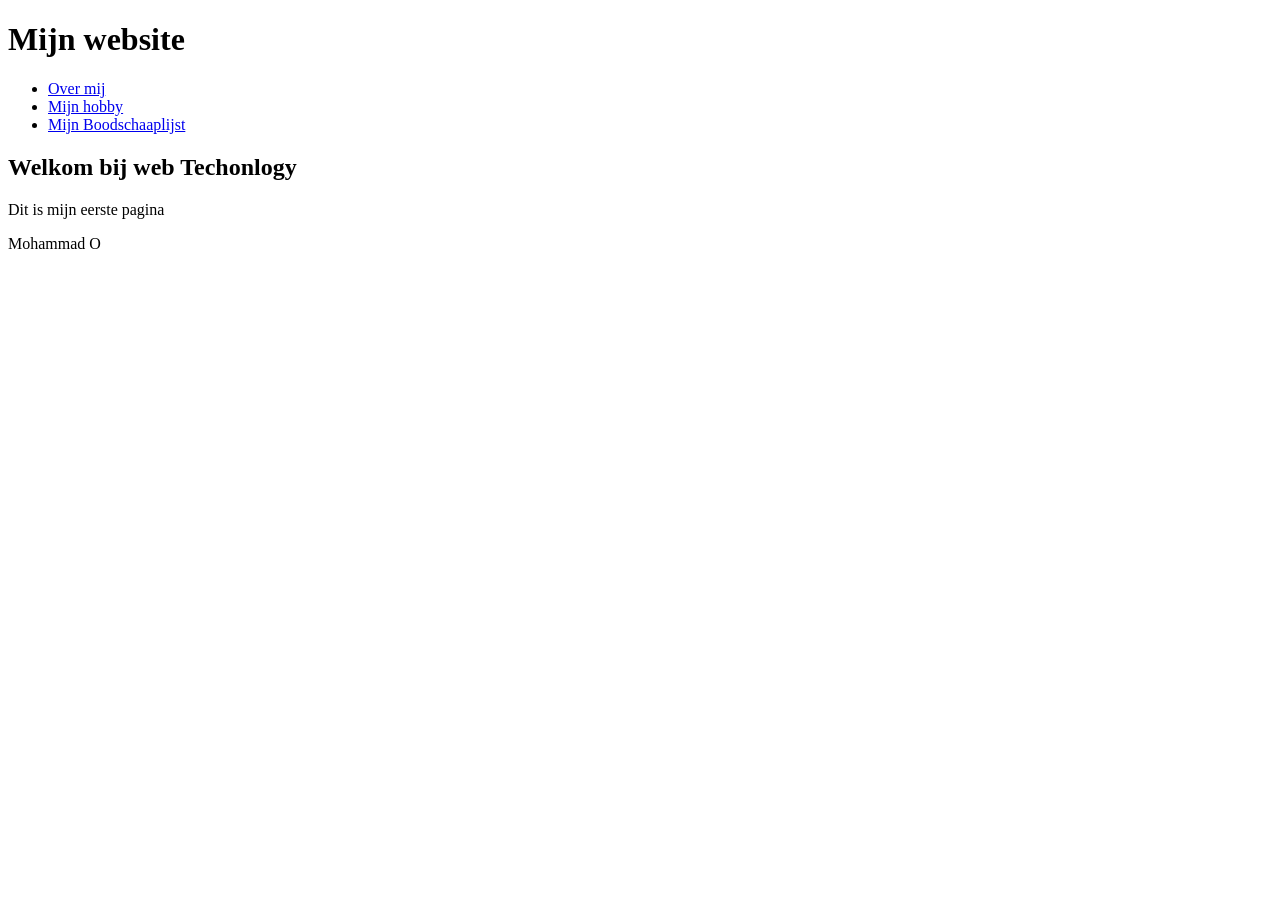
<file: labo-01/index.html>
<!DOCTYPE html>
<html lang="en">
<head>
    <meta charset="UTF-8">
    <meta name="viewport" content="width=device-width, initial-scale=1.0">
    <title>Document</title>
</head>
<body>
    <header>
        <h1>Mijn website</h1>
        <nav>
            <ul>
                <li><a href="over-mij.html">Over mij</a></li>
                <li><a href="hobby.html"> Mijn hobby</a></li>
                <li><a href="boodschappen.html">Mijn Boodschaaplijst</a></li>
            </ul>
        </nav>
    </header>
    <main>
        <h2>Welkom bij web Techonlogy</h2>
        <p>Dit is mijn eerste pagina</p>
    </main>

    <footer>
        <p>Mohammad O</p>

    </footer>
    
</body>
</html>
</file>
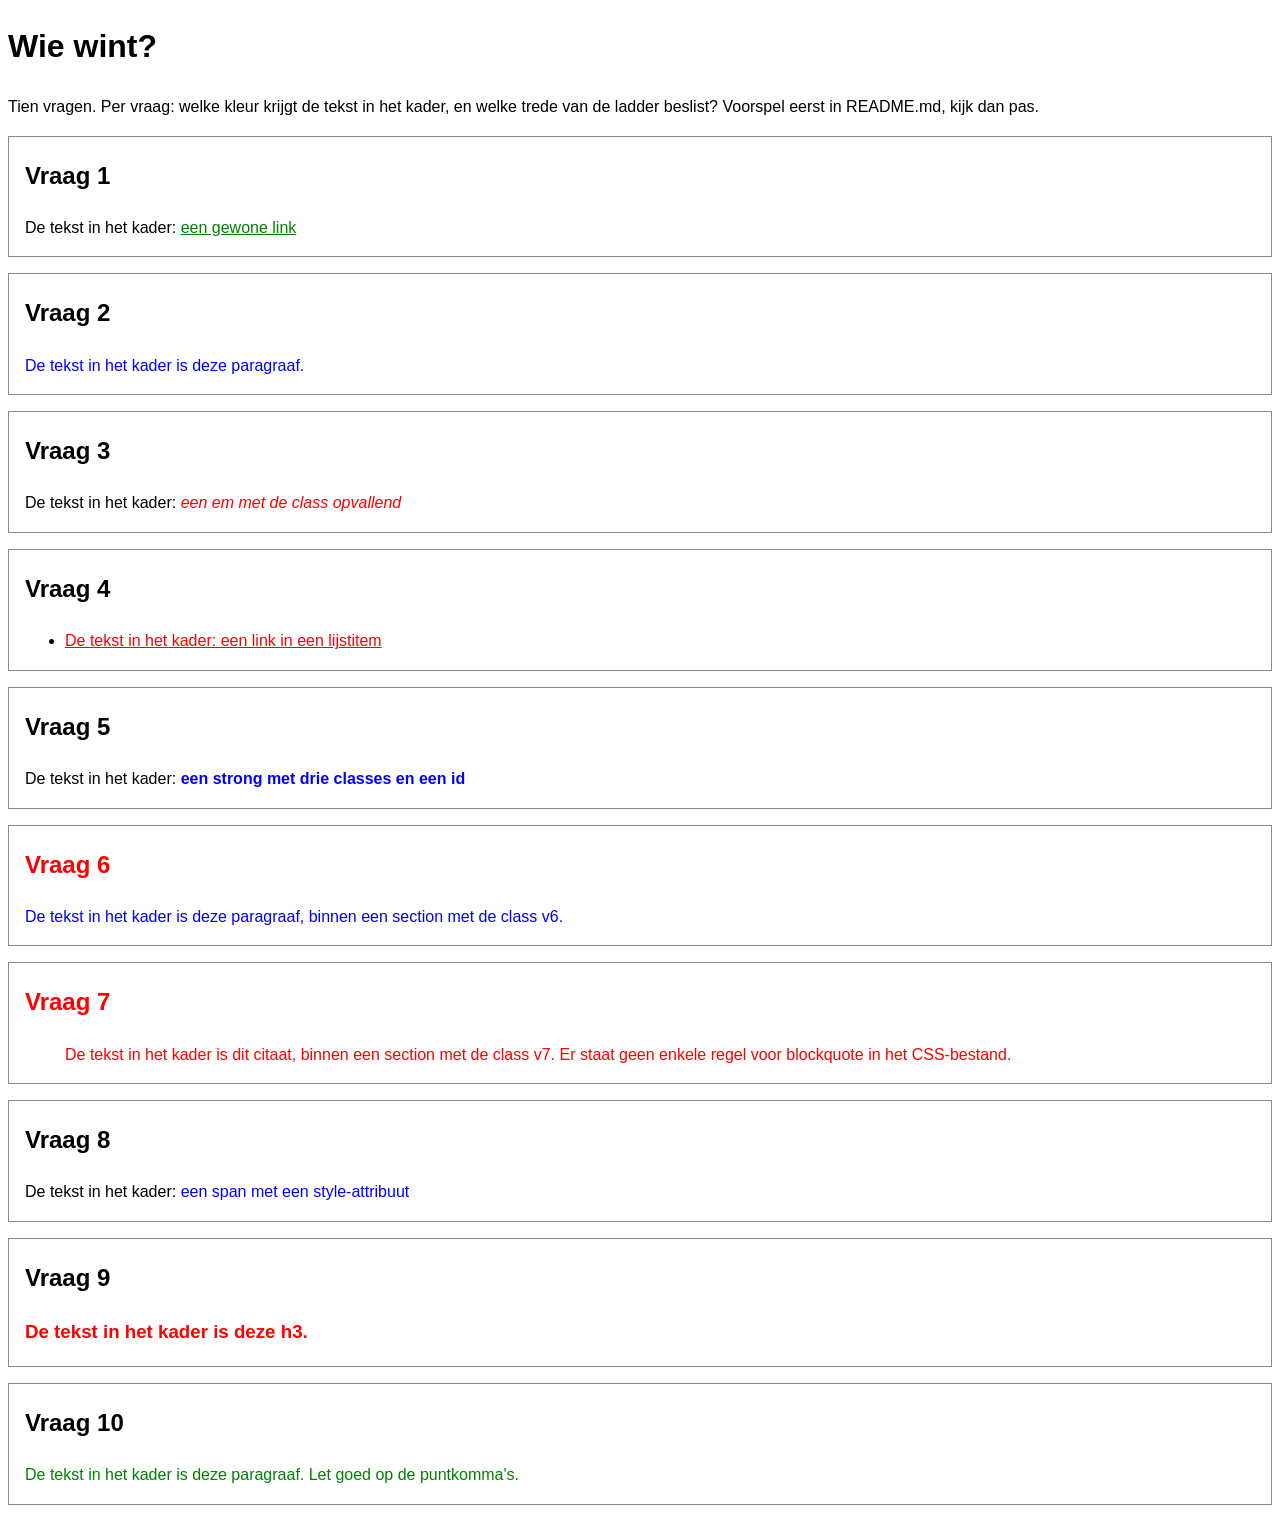
<file: labo-02/cascade/index.html>
<!-- index.html - oefening 3: voorspel, dan kijk. Wijzig dit bestand niet. -->
<!doctype html>
<html lang="nl">
  <head>
    <meta charset="utf-8">
    <meta name="viewport" content="width=device-width, initial-scale=1">
    <title>Wie wint? Tien vragen over de cascade</title>
    <link rel="stylesheet" href="css/stijl.css">
  </head>
  <body>
    <h1>Wie wint?</h1>
    <p>Tien vragen. Per vraag: welke kleur krijgt de tekst in het kader, en welke trede van de ladder beslist? Voorspel eerst in README.md, kijk dan pas.</p>

    <section class="vraag v1">
      <h2>Vraag 1</h2>
      <p>De tekst in het kader: <a href="#">een gewone link</a></p>
    </section>

    <section class="vraag v2">
      <h2>Vraag 2</h2>
      <p class="v2-tekst">De tekst in het kader is deze paragraaf.</p>
    </section>

    <section class="vraag v3">
      <h2>Vraag 3</h2>
      <p>De tekst in het kader: <em class="opvallend">een em met de class opvallend</em></p>
    </section>

    <section class="vraag v4">
      <h2>Vraag 4</h2>
      <ul>
        <li><a href="#">De tekst in het kader: een link in een lijstitem</a></li>
      </ul>
    </section>

    <section class="vraag v5">
      <h2>Vraag 5</h2>
      <p>De tekst in het kader: <strong class="een twee drie" id="v5-tekst">een strong met drie classes en een id</strong></p>
    </section>

    <section class="vraag v6">
      <h2>Vraag 6</h2>
      <p class="v6-tekst">De tekst in het kader is deze paragraaf, binnen een section met de class v6.</p>
    </section>

    <section class="vraag v7">
      <h2>Vraag 7</h2>
      <blockquote>De tekst in het kader is dit citaat, binnen een section met de class v7. Er staat geen enkele regel voor blockquote in het CSS-bestand.</blockquote>
    </section>

    <section class="vraag v8">
      <h2>Vraag 8</h2>
      <p>De tekst in het kader: <span class="v8-tekst" style="color: blue">een span met een style-attribuut</span></p>
    </section>

    <section class="vraag v9">
      <h2>Vraag 9</h2>
      <h3 class="v9-tekst">De tekst in het kader is deze h3.</h3>
    </section>

    <section class="vraag v10">
      <h2>Vraag 10</h2>
      <p class="v10-tekst">De tekst in het kader is deze paragraaf. Let goed op de puntkomma's.</p>
    </section>
  </body>
</html>
</file>
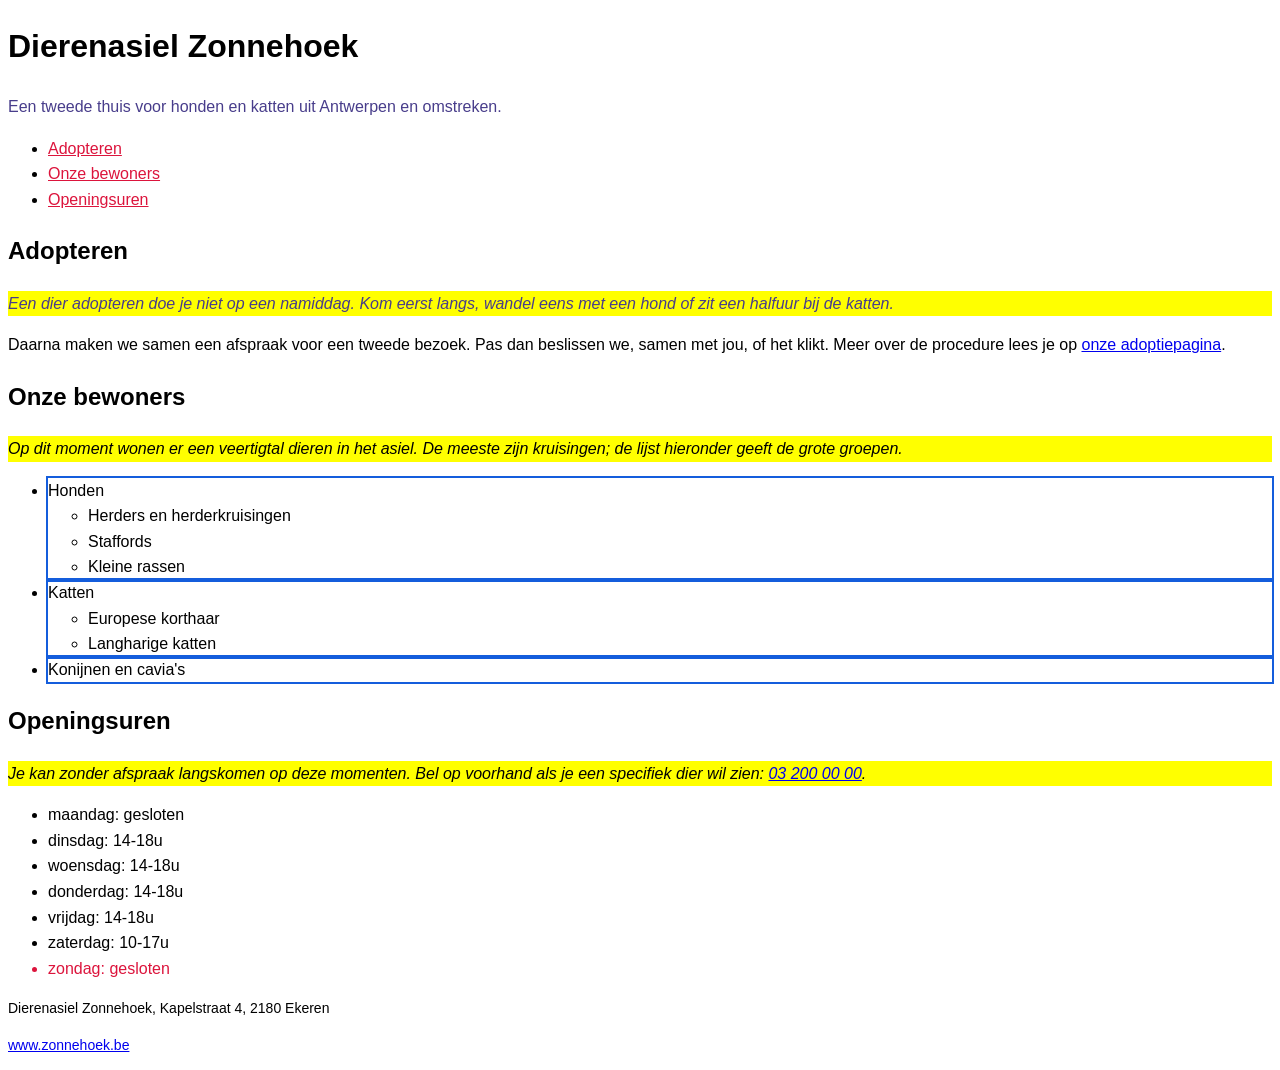
<file: labo-02/selectors/index.html>
<!-- index.html - oefening 2: selectors. Wijzig dit bestand niet; alles wat je nodig hebt, staat erin. -->
<!doctype html>
<html lang="nl">
  <head>
    <meta charset="utf-8">
    <meta name="viewport" content="width=device-width, initial-scale=1">
    <title>Dierenasiel Zonnehoek</title>
    <link rel="stylesheet" href="css/stijl.css">
  </head>

  <body>
    
    <header>
      <h1>Dierenasiel Zonnehoek</h1>
      <p class="slogan">Een tweede thuis voor honden en katten uit Antwerpen en omstreken.</p>
      <nav>
        <ul>
          <li><a href="#adopteren">Adopteren</a></li>
          <li><a href="#rassen">Onze bewoners</a></li>
          <li><a href="#uren">Openingsuren</a></li>
        </ul>
      </nav>
    </header>

    <main>
      <article>
        <h2 id="adopteren">Adopteren</h2>
        <p class="intro">Een dier adopteren doe je niet op een namiddag. Kom eerst langs, wandel eens met een hond of zit een halfuur bij de katten.</p>
        <p>Daarna maken we samen een afspraak voor een tweede bezoek. Pas dan beslissen we, samen met jou, of het klikt. Meer over de procedure lees je op <a href="https://www.zonnehoek.be/adoptie">onze adoptiepagina</a>.</p>

        <h2 id="rassen">Onze bewoners</h2>
        <p>Op dit moment wonen er een veertigtal dieren in het asiel. De meeste zijn kruisingen; de lijst hieronder geeft de grote groepen.</p>
        <ul class="rassen">
          <li>Honden
            <ul>
              <li>Herders en herderkruisingen</li>
              <li>Staffords</li>
              <li>Kleine rassen</li>
            </ul>
          </li>
          <li>Katten
            <ul>
              <li>Europese korthaar</li>
              <li>Langharige katten</li>
            </ul>
          </li>
          <li>Konijnen en cavia's</li>
        </ul>

        <h2 id="uren">Openingsuren</h2>
        <p>Je kan zonder afspraak langskomen op deze momenten. Bel op voorhand als je een specifiek dier wil zien: <a href="tel:+3232000000">03 200 00 00</a>.</p>
        <ul class="uren">
          <li>maandag: gesloten</li>
          <li>dinsdag: 14-18u</li>
          <li>woensdag: 14-18u</li>
          <li>donderdag: 14-18u</li>
          <li>vrijdag: 14-18u</li>
          <li>zaterdag: 10-17u</li>
          <li>zondag: gesloten</li>
        </ul>
      </article>
    </main>

    <footer>
      <p>Dierenasiel Zonnehoek, Kapelstraat 4, 2180 Ekeren</p>
      <p><a href="https://www.zonnehoek.be">www.zonnehoek.be</a></p>
    </footer>
  </body>
</html>
</file>
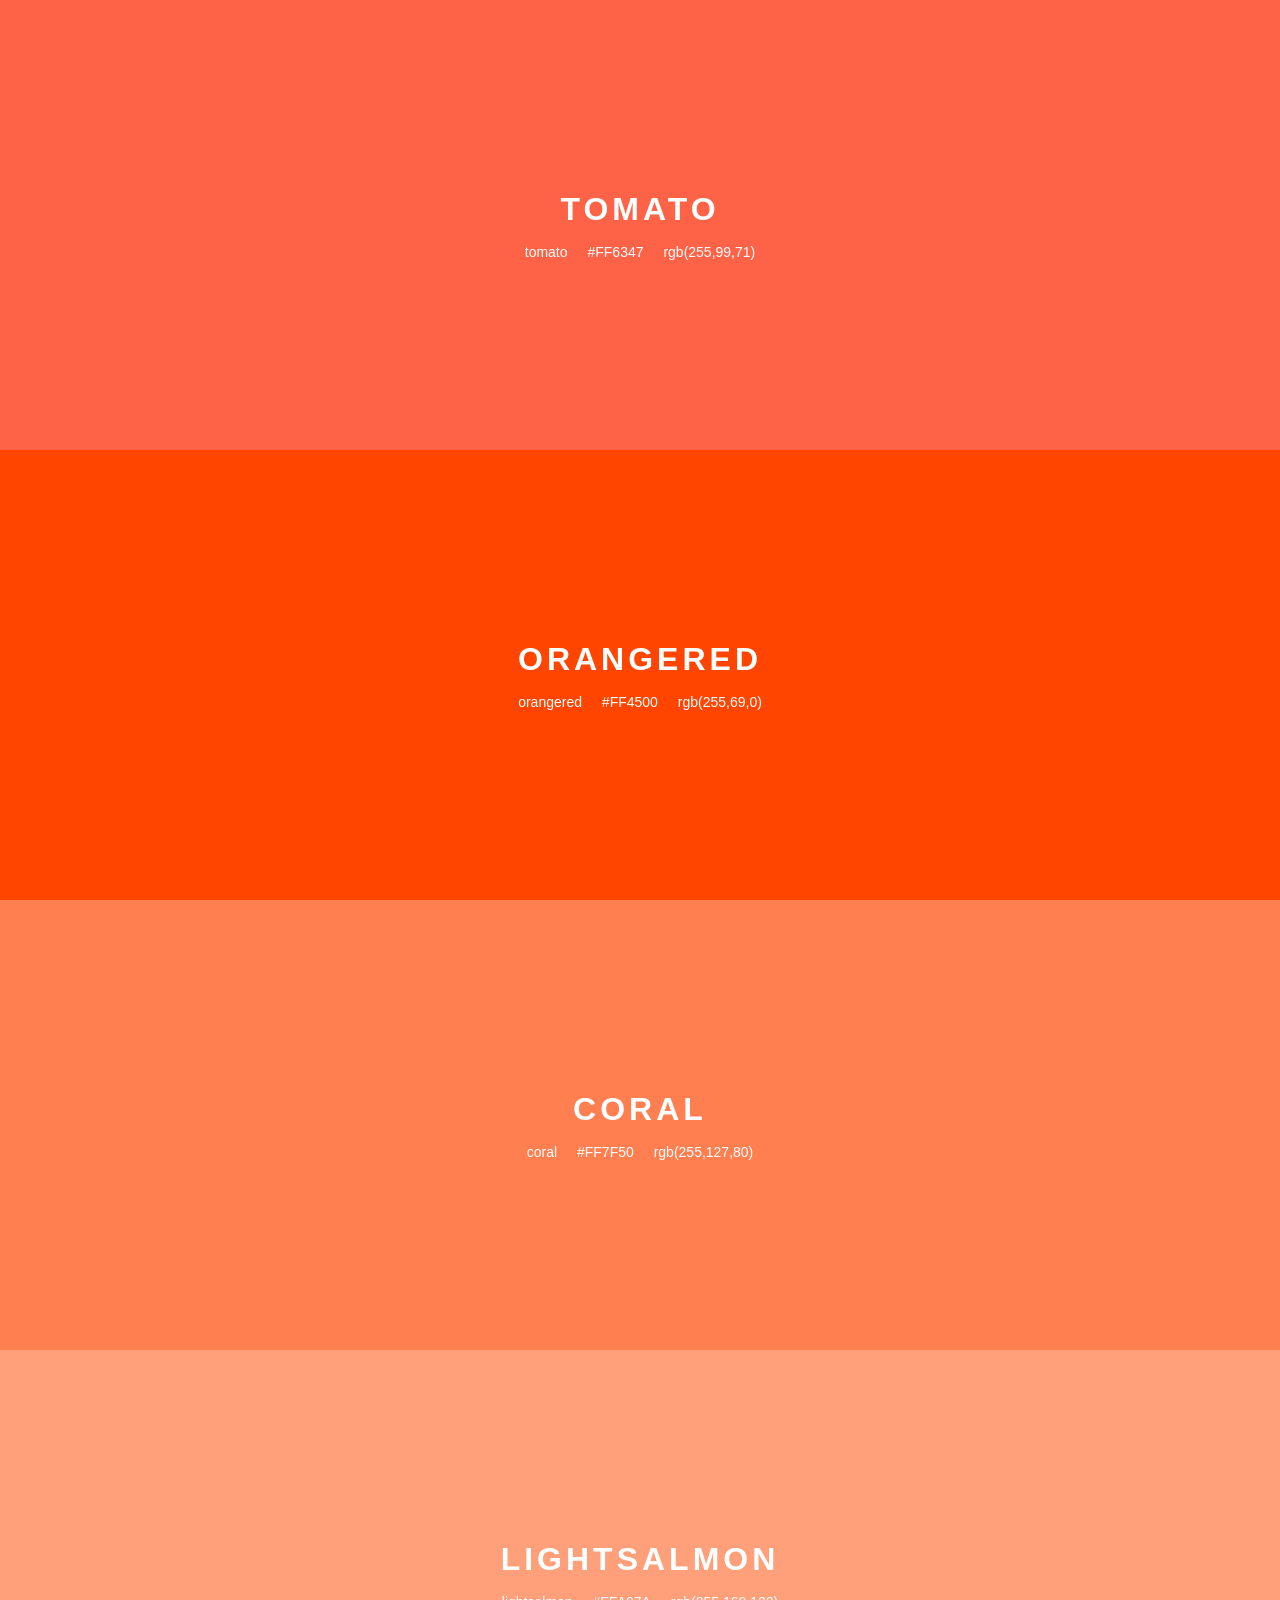
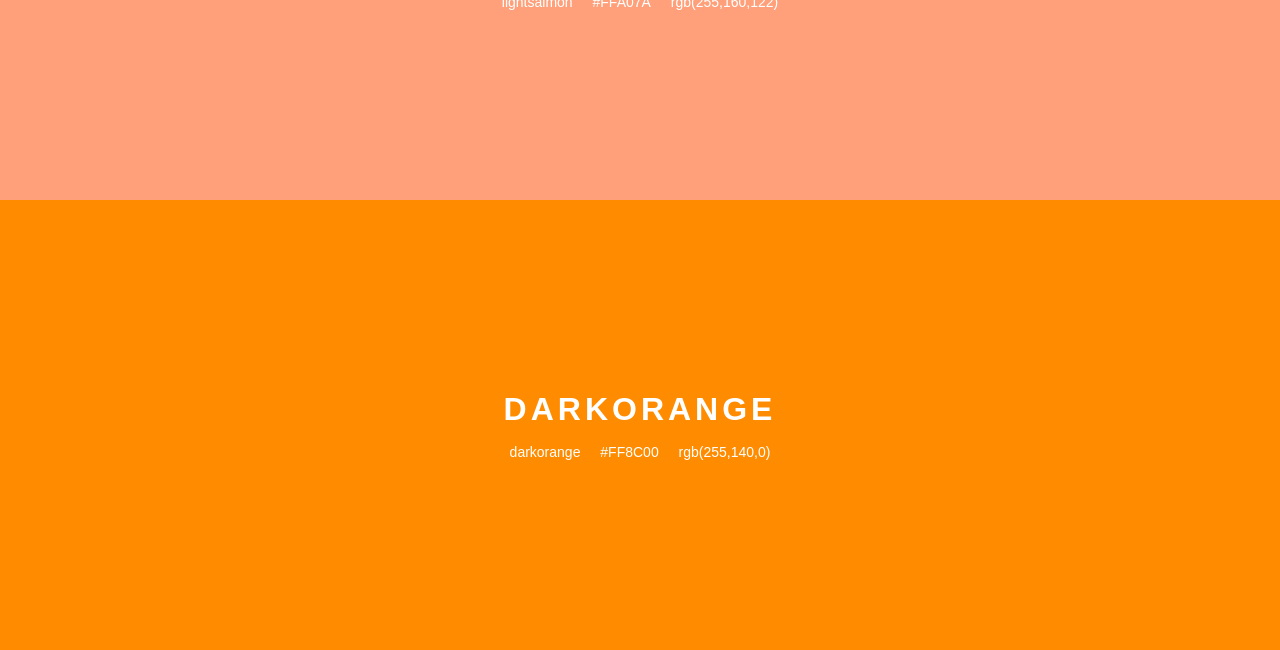
<file: labo-03/kleuren/index.html>
<!doctype html>
<html lang="en">
<head>
  <meta charset="utf-8">
  <meta name="viewport" content="width=device-width, initial-scale=1">
  <title>Labo 3 - Kleurenstalen</title>
  <link rel="stylesheet" href="css/reset.css">
  <link rel="stylesheet" href="css/stijl.css">
</head>
<body>
  <!-- Do not change this file. Write your CSS in css/stijl.css. -->
  <ul>
    <li class="tomato">
      <h2>TOMATO</h2>
      <p class="codes"><span>tomato</span> <span>#FF6347</span> <span>rgb(255,99,71)</span></p>
    </li>
    <li class="orangered">
      <h2>ORANGERED</h2>
      <p class="codes"><span>orangered</span> <span>#FF4500</span> <span>rgb(255,69,0)</span></p>
    </li>
    <li class="coral">
      <h2>CORAL</h2>
      <p class="codes"><span>coral</span> <span>#FF7F50</span> <span>rgb(255,127,80)</span></p>
    </li>
    <li class="lightsalmon">
      <h2>LIGHTSALMON</h2>
      <p class="codes"><span>lightsalmon</span> <span>#FFA07A</span> <span>rgb(255,160,122)</span></p>
    </li>
    <li class="darkorange">
      <h2>DARKORANGE</h2>
      <p class="codes"><span>darkorange</span> <span>#FF8C00</span> <span>rgb(255,140,0)</span></p>
    </li>
  </ul>
</body>
</html>
</file>
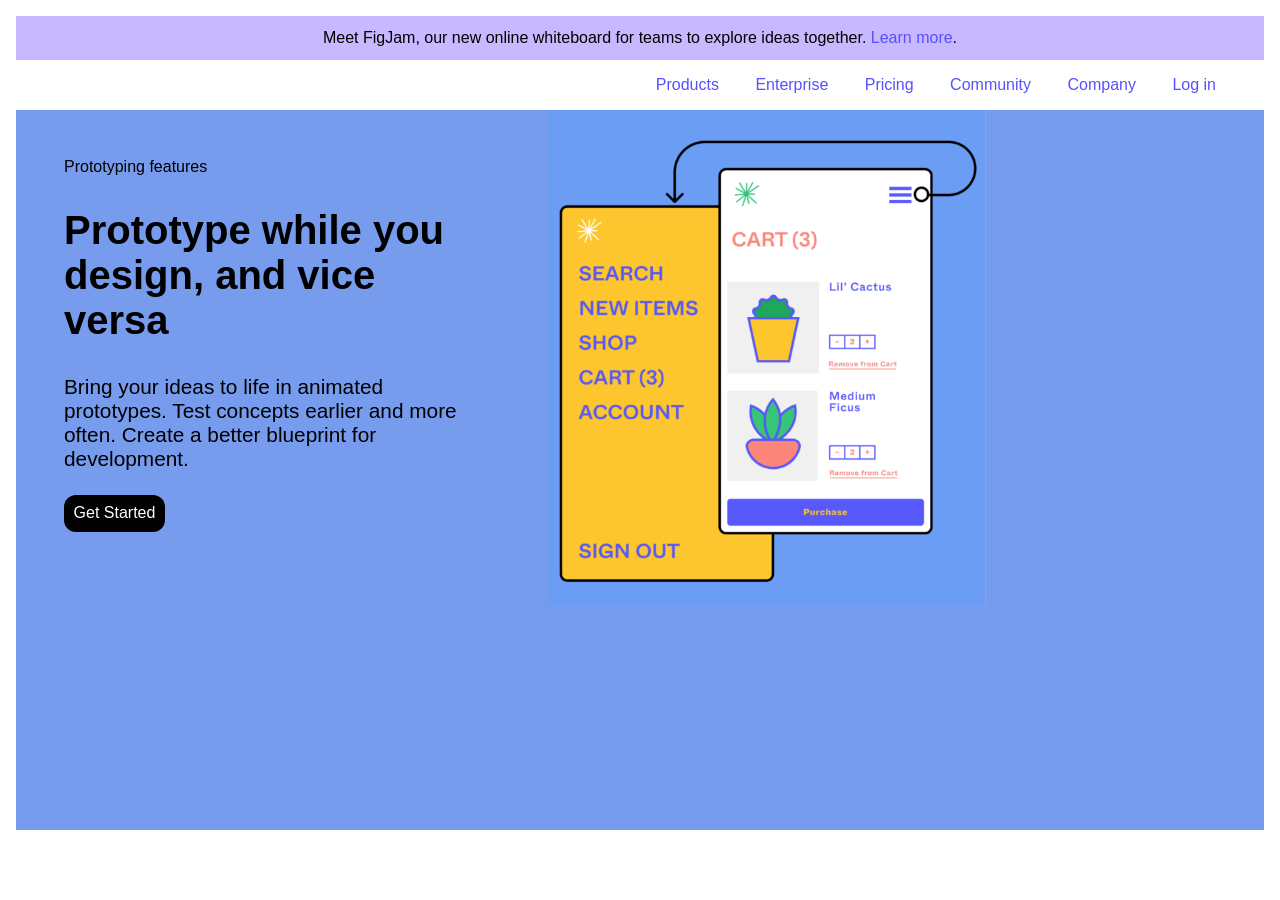
<file: labo-03/landing/index.html>
<!doctype html>
<html lang="en">
<head>
  <meta charset="utf-8">
  <meta name="viewport" content="width=device-width, initial-scale=1">
  <title>Labo 3 - Landingspagina</title>
  <link rel="stylesheet" href="css/reset.css">
  <link rel="stylesheet" href="css/stijl.css">
</head>
<body>
  <!-- Do not change this file. Write your CSS in css/stijl.css.
       Not visible in the screenshot: on :hover and :focus the links in the
       banner and in the navigation get an underline, and the button turns
       dark grey (#333333) instead of black. -->
  <div class="banner">
    <p>Meet FigJam, our new online whiteboard for teams to explore ideas together. <a href="#">Learn more</a>.</p>
  </div>
  <header>
    <nav>
      <ul>
        <li><a href="#">Products</a></li>
        <li><a href="#">Enterprise</a></li>
        <li><a href="#">Pricing</a></li>
        <li><a href="#">Community</a></li>
        <li><a href="#">Company</a></li>
        <li><a href="#">Log in</a></li>
      </ul>
    </nav>
  </header>
  <main>
    <article>
      <p class="bovenkop">Prototyping features</p>
      <h1>Prototype while you design, and vice versa</h1>
      <p>Bring your ideas to life in animated prototypes. Test concepts earlier and more often. Create a better blueprint for development.</p>
      <a href="#" class="knop">Get Started</a>
    </article><!-- no whitespace between these two tags: see syllabus 3.7 --><div class="afbeelding">
      <img src="afbeeldingen/prototype.png" alt="Prototype of a plant shop: a yellow menu panel next to a white cart screen">
    </div>
  </main>
</body>
</html>
</file>
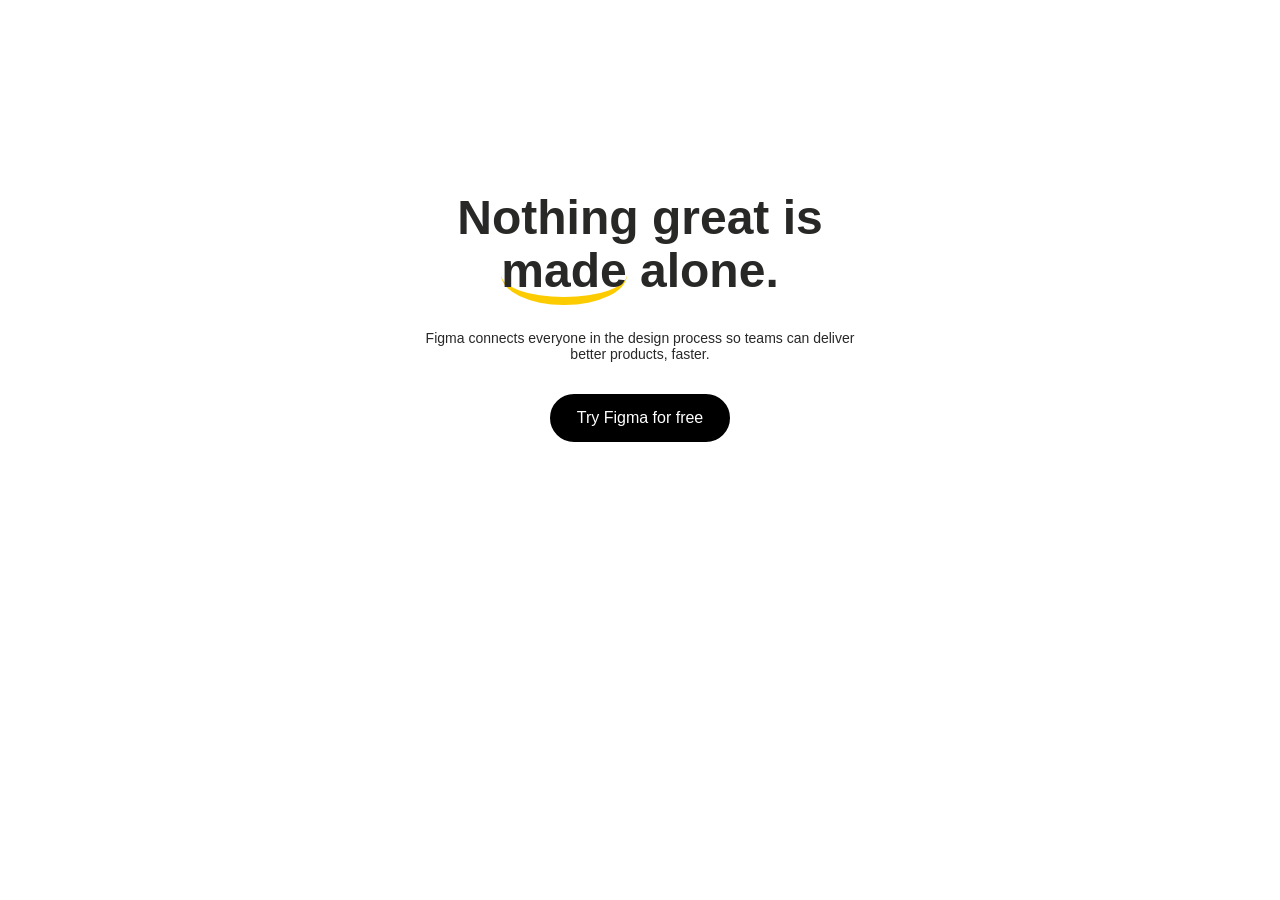
<file: labo-03/slogan/index.html>
<!doctype html>
<html lang="en">
<head>
  <meta charset="utf-8">
  <meta name="viewport" content="width=device-width, initial-scale=1">
  <title>Labo 3 - Slogan</title>
  <link rel="stylesheet" href="css/reset.css">
  <link rel="stylesheet" href="css/stijl.css">
</head>
<body>
  <!-- Do not change this file. Write your CSS in css/stijl.css.
       Not visible in the screenshot: on :hover and :focus the button turns
       dark grey (#333333) instead of black. -->
  <h2>Nothing great is <span>made</span> alone.</h2>
  <p>Figma connects everyone in the design process so teams can deliver better products, faster.</p>
  <a href="https://www.figma.com">Try Figma for free</a>
</body>
</html>
</file>
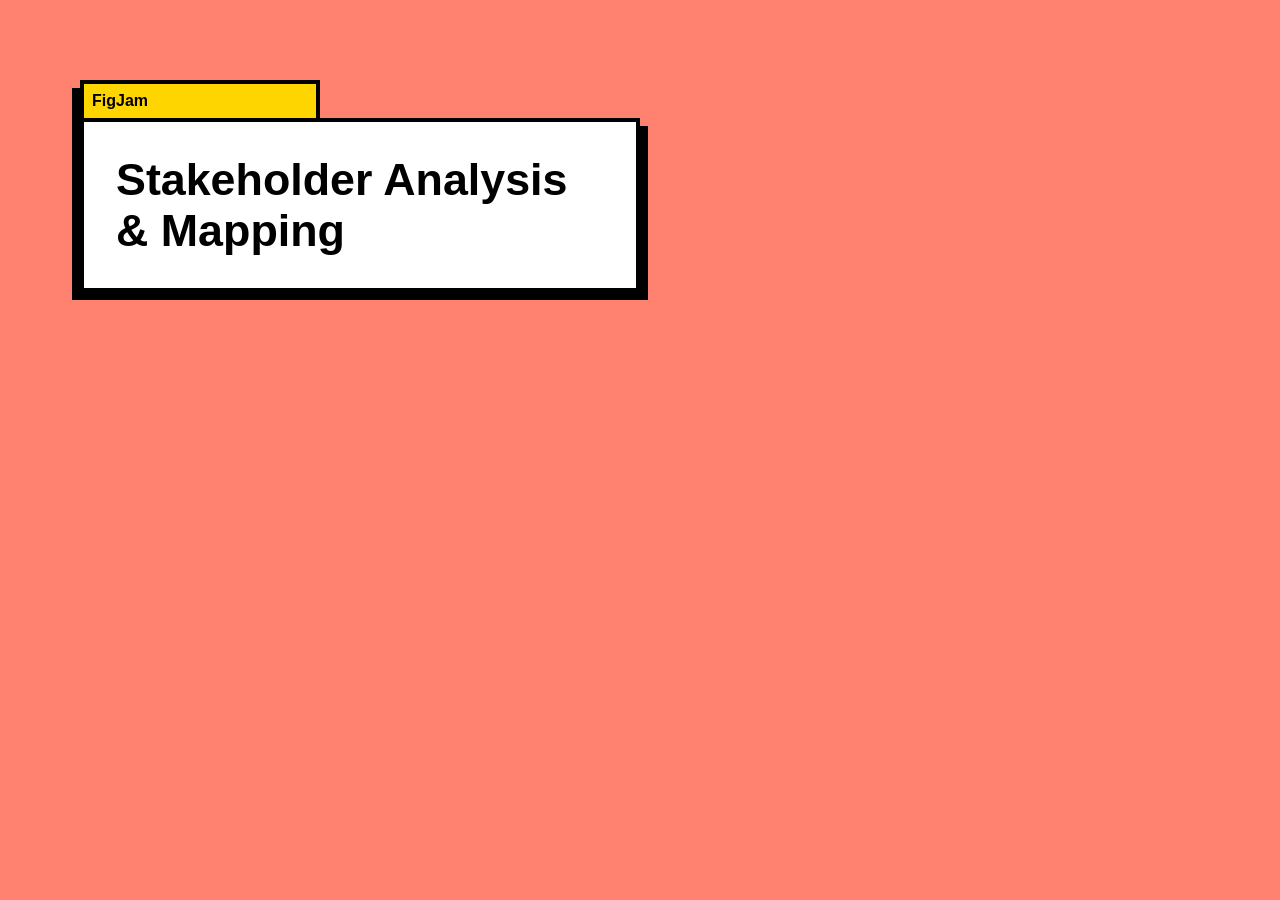
<file: labo-03/tabblad/index.html>
<!doctype html>
<html lang="en">
<head>
  <meta charset="utf-8">
  <meta name="viewport" content="width=device-width, initial-scale=1">
  <title>Labo 3 - Tabblad</title>
  <link rel="stylesheet" href="css/reset.css">
  <link rel="stylesheet" href="css/stijl.css">
</head>
<body>
  <!-- Do not change this file. Write your CSS in css/stijl.css. -->
  <h1>FigJam</h1>
  <h2>Stakeholder Analysis &amp; Mapping</h2>
</body>
</html>
</file>
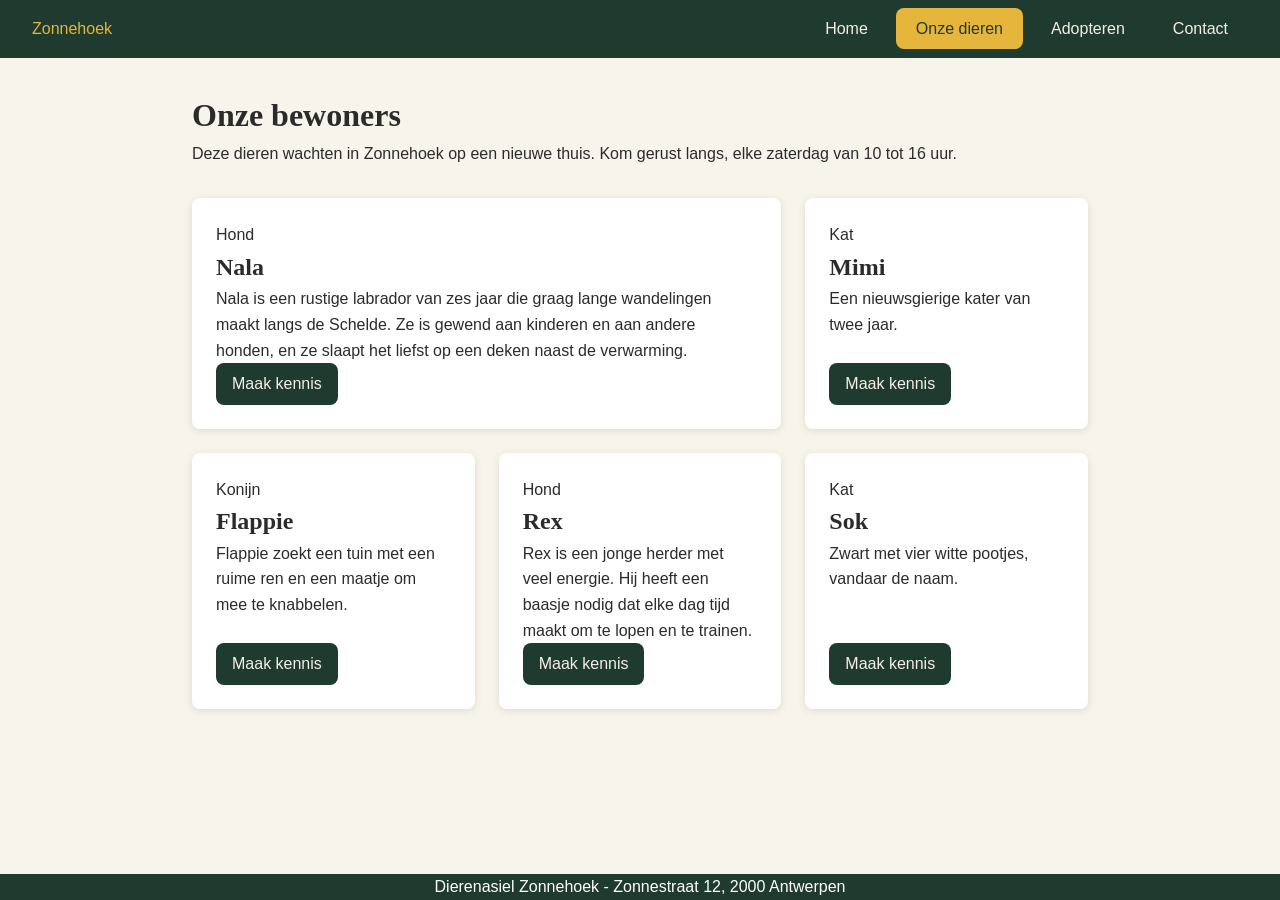
<file: labo-04/dierenasiel/index.html>
<!doctype html>
<html lang="nl">
<head>
  <meta charset="utf-8">
  <meta name="viewport" content="width=device-width, initial-scale=1">
  <title>Labo 4 - Dierenasiel Zonnehoek</title>
  <link rel="stylesheet" href="css/reset.css">
  <link rel="stylesheet" href="css/stijl.css">
</head>
<body>
  <!-- Do not change this file. Write your CSS in css/stijl.css.
       Not visible in the screenshot: on :hover and :focus the links in the
       navigation get an underline, and a button turns dark (#2b2b2b). -->
  <header>
    <a class="logo" href="index.html">Zonnehoek</a>
    <nav>
      <ul>
        <li><a href="index.html">Home</a></li>
        <li><a href="dieren.html" class="actief">Onze dieren</a></li>
        <li><a href="adopteren.html">Adopteren</a></li>
        <li><a href="contact.html">Contact</a></li>
      </ul>
    </nav>
  </header>
  
  <main>
    <h1>Onze bewoners</h1>
    <p class="intro">Deze dieren wachten in Zonnehoek op een nieuwe thuis. Kom gerust langs, elke zaterdag van 10 tot 16 uur.</p>
    <ul class="kaarten">
      <li class="kaart uitgelicht">
        <p class="soort">Hond</p>
        <h2>Nala</h2>
        <p class="beschrijving">Nala is een rustige labrador van zes jaar die graag lange wandelingen maakt langs de Schelde. Ze is gewend aan kinderen en aan andere honden, en ze slaapt het liefst op een deken naast de verwarming.</p>
        <a class="knop" href="#">Maak kennis</a>
      </li>
      <li class="kaart">
        <p class="soort">Kat</p>
        <h2>Mimi</h2>
        <p class="beschrijving">Een nieuwsgierige kater van twee jaar.</p>
        <a class="knop" href="#">Maak kennis</a>
      </li>
      <li class="kaart">
        <p class="soort">Konijn</p>
        <h2>Flappie</h2>
        <p class="beschrijving">Flappie zoekt een tuin met een ruime ren en een maatje om mee te knabbelen.</p>
        <a class="knop" href="#">Maak kennis</a>
      </li>
      <li class="kaart">
        <p class="soort">Hond</p>
        <h2>Rex</h2>
        <p class="beschrijving">Rex is een jonge herder met veel energie. Hij heeft een baasje nodig dat elke dag tijd maakt om te lopen en te trainen.</p>
        <a class="knop" href="#">Maak kennis</a>
      </li>
      <li class="kaart">
        <p class="soort">Kat</p>
        <h2>Sok</h2>
        <p class="beschrijving">Zwart met vier witte pootjes, vandaar de naam.</p>
        <a class="knop" href="#">Maak kennis</a>
      </li>
    </ul>
  </main>
  <footer>
    <p>Dierenasiel Zonnehoek - Zonnestraat 12, 2000 Antwerpen</p>
  </footer>
</body>
</html>
</file>
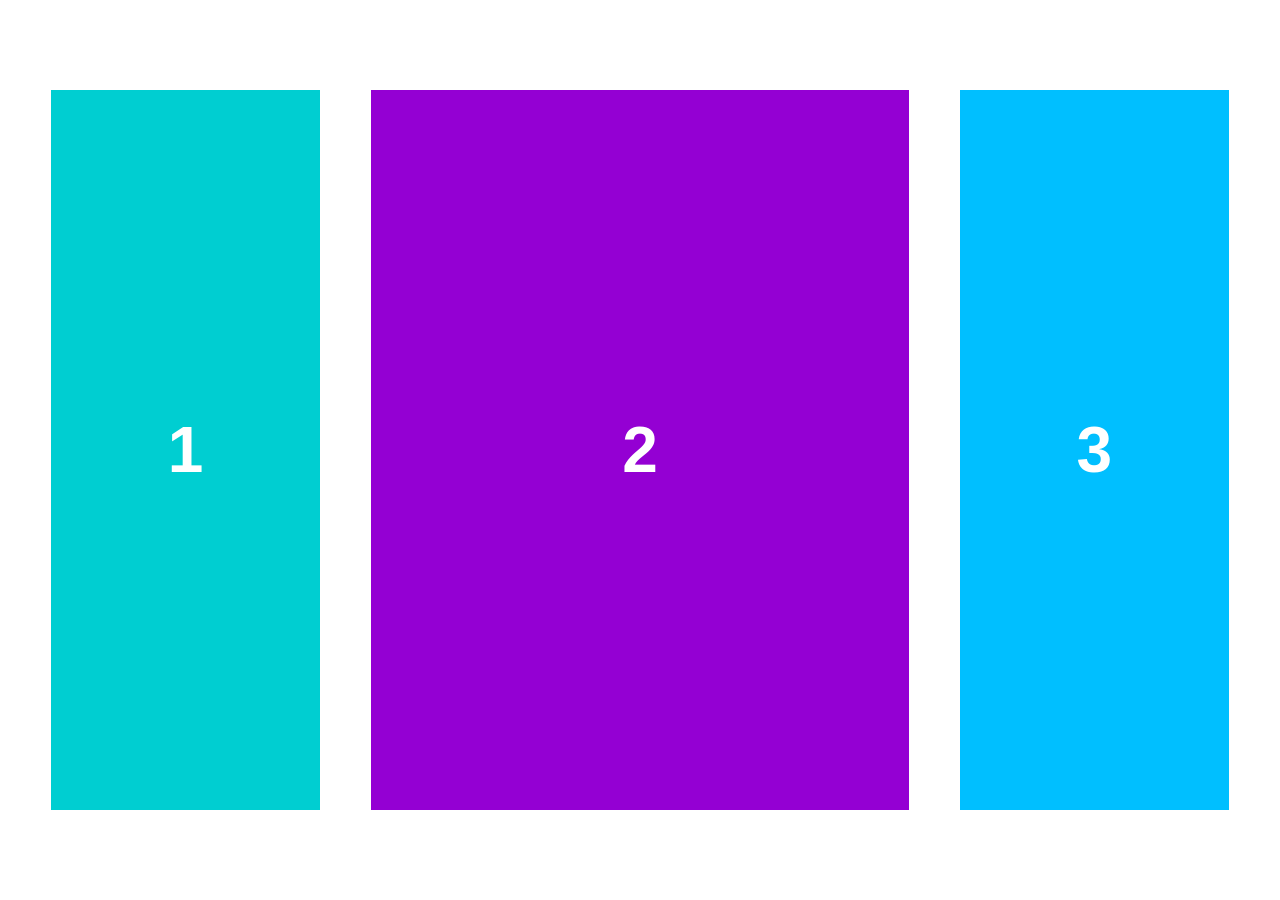
<file: labo-04/kolommen/index.html>
<!doctype html>
<html lang="nl">
<head>
  <meta charset="utf-8">
  <meta name="viewport" content="width=device-width, initial-scale=1">
  <title>Labo 4 - Drie kolommen</title>
  <link rel="stylesheet" href="css/reset.css">
  <link rel="stylesheet" href="css/stijl.css">
</head>
<body>
  <!-- Do not change this file. Write your CSS in css/stijl.css. -->
  <main>
    <div>1</div>
    <div>2</div>
    <div>3</div>
  </main>
</body>
</html>
</file>
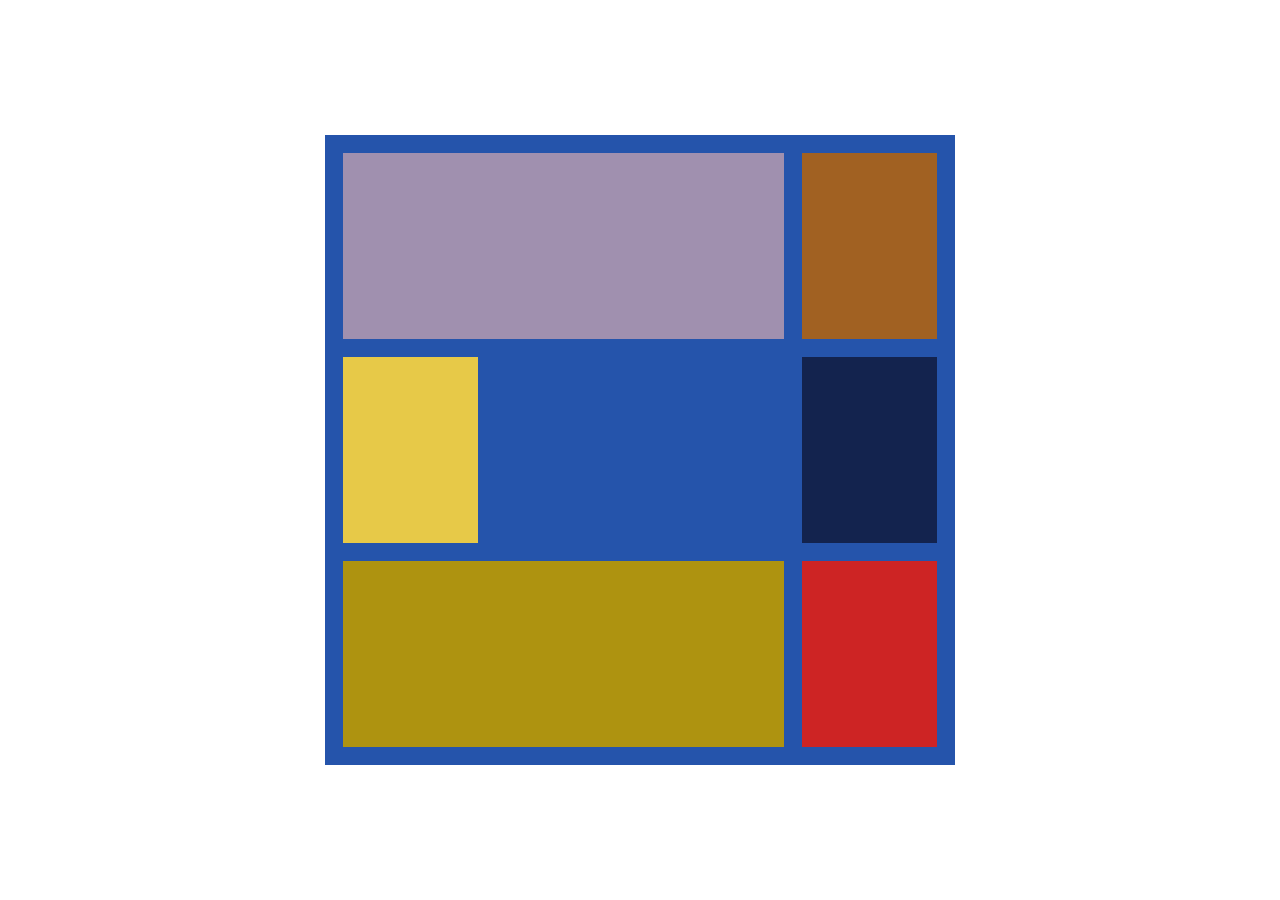
<file: labo-04/mondriaan/index.html>
<!doctype html>
<html lang="nl">
<head>
  <meta charset="utf-8">
  <meta name="viewport" content="width=device-width, initial-scale=1">
  <title>Labo 4 - Mondriaan</title>
  <link rel="stylesheet" href="css/reset.css">
  <link rel="stylesheet" href="css/stijl.css">
</head>
<body>
  <!-- Do not change this file. Write your CSS in css/stijl.css. -->
  <main class="schilderij">
    <div class="lila"></div>
    <div class="bruin"></div>
    <div class="geel"></div>
    <div class="marine"></div>
    <div class="olijf"></div>
    <div class="rood"></div>
  </main>
</body>
</html>
</file>
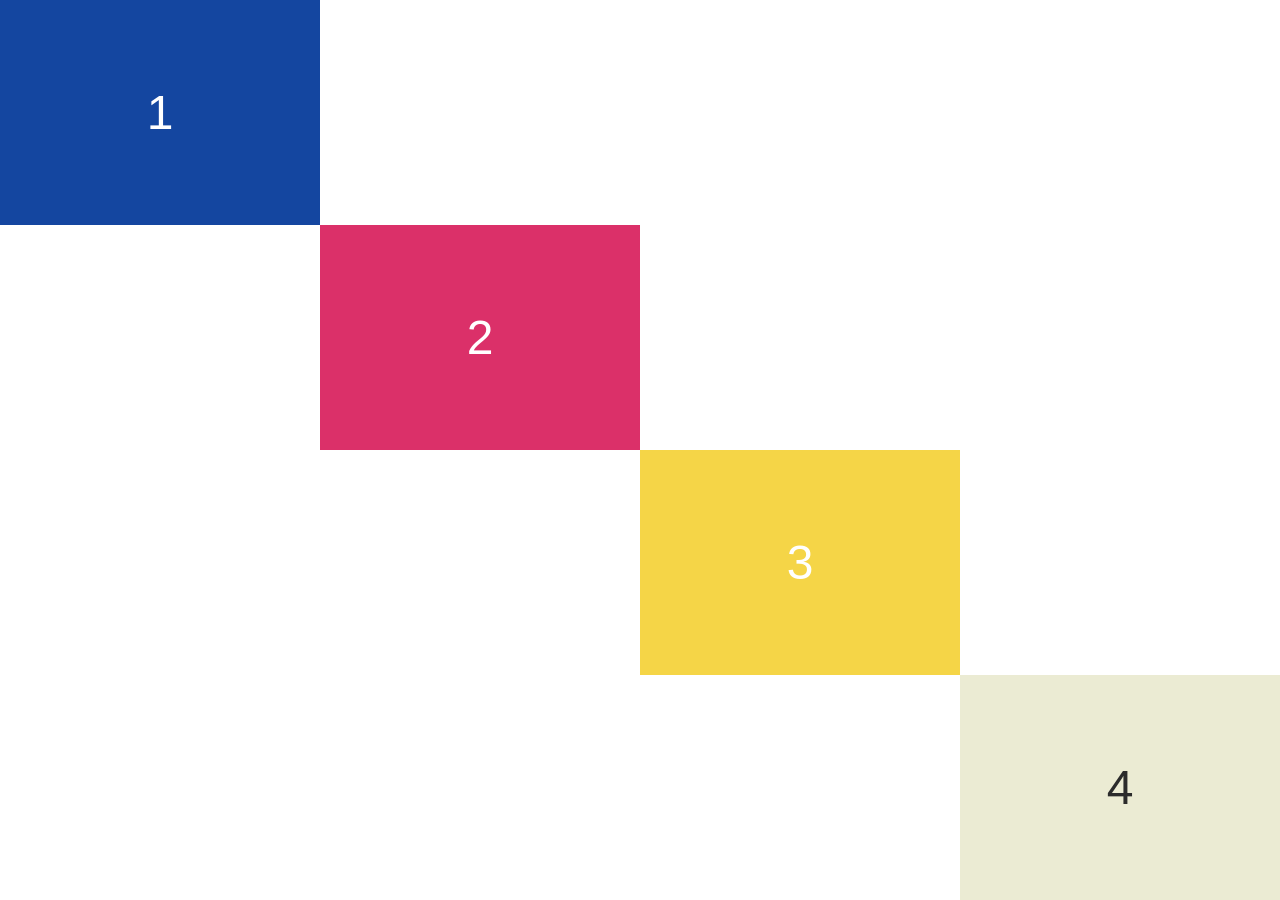
<file: labo-04/trap/index.html>
<!doctype html>
<html lang="nl">
<head>
  <meta charset="utf-8">
  <meta name="viewport" content="width=device-width, initial-scale=1">
  <title>Labo 4 - Trap</title>
  <link rel="stylesheet" href="css/reset.css">
  <link rel="stylesheet" href="css/stijl.css">
</head>
<body>
  <!-- Do not change this file. Write your CSS in css/stijl.css. -->
  <main class="trap">
    <div class="trede">1</div>
    <div class="trede">2</div>
    <div class="trede">3</div>
    <div class="trede">4</div>
  </main>
</body>
</html>
</file>
<file: labo-02/cascade/css/stijl.css>
/* stijl.css - oefening 3: voorspel, dan kijk. Wijzig dit bestand niet. */

/* Opmaak van de pagina zelf; doet niet mee in de vragen. */
body {
  font-family: Verdana, sans-serif;
  line-height: 1.6;
}

.vraag {
  border: 1px solid #8a8a89;
  padding: 0 1rem;
  margin-bottom: 1rem;
}

/* ---- vraag 1 ---- */
a {
  color: green;
}

/* ---- vraag 2 ---- */
.v2-tekst {
  color: red;
}

.v2-tekst {
  color: blue;
}

/* ---- vraag 3 ---- */
.opvallend {
  color: red;
}

em {
  color: blue;
}

/* ---- vraag 4 ---- */
.v4 > a {
  color: green;
}

.v4 a {
  color: red;
}

/* ---- vraag 5 ---- */
.een.twee.drie {
  color: red;
}

#v5-tekst {
  color: blue;
}

/* ---- vraag 6 ---- */
.v6 {
  color: red;
}

.v6-tekst {
  color: blue;
}

/* ---- vraag 7 ---- */
.v7 {
  color: red;
}

/* ---- vraag 8 ---- */
.v8-tekst {
  color: red;
}

/* ---- vraag 9 ---- */
h3 {
  color: red !important;
}

.v9-tekst {
  color: blue;
}

/* ---- vraag 10 ---- */
.v10-tekst {
  color: green;
  font-size: 1.5rem
  color,blue;
}
</file>
<file: labo-02/selectors/css/stijl.css>
/* stijl.css - oefening 2: selectors schrijven en lezen */

/* Schrijf onder elke opdracht de regel met de selector die precies die
   elementen raakt. Gebruik de declaratie die erbij staat, zodat je in de
   browser meteen ziet wat je raakte. Voeg niets toe aan index.html. */

body {
  font-family: Verdana, sans-serif;
  line-height: 1.6;
}

/* 1. alle links in de navigatie -> color: crimson; */
nav a{
      color: crimson;
}


/* 2. alleen de paragrafen in de footer -> font-size: 0.875rem; */
footer p{
      font-size: 0.875rem;
}

/* 3. alleen de lijstitems van het BUITENSTE niveau in de lijst met de class
      rassen (dus niet de items van de binnenlijsten) -> outline: 2px solid crimson;
      (outline tekent een kader rond precies het element dat je raakte; de
      property zelf komt in hoofdstuk 3) */
ul.rassen > li {
      outline: 2px solid rgb(20 ,93 ,220);
}

/* 4. de paragraaf die onmiddellijk na elke h2 komt -> font-style: italic; */
h2 + p{
      font-style: italic;
      background-color: yellow;
}

/* 5. elk oneven item in de lijst met openingsuren -> background-color: #f1e9dc; */
.uren li:nth-child(ood) {
      background-color: #f1e9dc;
}

/* 6. het laatste item in de lijst met openingsuren -> color: crimson; */
.uren :last-child{
      color: crimson;
}
/* 7. de slogan en de intro tegelijk, in één regel -> color: darkslateblue; */
header p.slogan, 
main p.intro {
      color:darkslateblue;
}

/* 8. elke link in main wanneer de muis erover gaat OF wanneer ze focus heeft
      -> background-color: yellow; */
main a:hover,
main a:focus{
      background-color: yellow;
}

/* ---- Lezen: welke elementen raken deze vijf selectors? Schrijf het antwoord
   in één zin per selector in README.md. Verander hier niets. ---- */

/* a. header nav ul li a */
/* b. article > p */
/* c. .uren li:nth-child(3) */
/* d. h2 ~ p */
/* e. .rassen li:first-child */
</file>
<file: labo-03/kleuren/css/stijl.css>
/* stijl.css - labo 3, kleuren (reset.css is linked before this file) */

/* === tokens === */

ul{
    list-style: none;
    padding: 0;
    margin: 0;
}

li{
    height: 50vh;
    color: white;
    font-family: Arial, sans-serif;
    display: flex;
    text-align: center;
    flex-direction:column;
    justify-content: center;
    
}

h2{
    letter-spacing: 0.25rem;
    font-size: 2rem;
    font-weight: bold;
}
.codes{
    margin-top: 1rem;
    font-size: 0.875rem;
}
.codes span{
    margin-inline: 0.5rem;
}
.tomato{
    background-color: tomato;
}

.orangered{
    background-color: orangered;
}

.coral{
    background-color: coral;
}

.lightsalmon{
    background-color: lightsalmon;
}

.darkorange{
    background-color: darkorange;
}
</file>
<file: labo-03/landing/css/stijl.css>
:root {
    --banner: #c8b8ff;
    --hero: #779cee;
    --link: #5551ff;
    /*var(--banner)*/
}

/*body, Arial, zwart*/
body{
    font-family: Arial, Helvetica, sans-serif;
    color: black;
    margin: 1rem;
}

/* banner, #c8b8ff, link #5551ff, tekst zawrt*/
.banner{
    box-sizing: border-box;
    background-color: var(--banner);
    padding: 0.80rem;
    font-size: 1rem;
    text-align: center;
}
.banner a{
    color: var(--link);
    text-decoration: none;
}
.banner a:focus,
.banner a:hover{
    text-decoration: underline;
}


/*navigatie, een rij, inline-block, text-align*/
ul{
    list-style: none;
    text-align: right;
    margin-right: 1rem;
}

nav a{
    text-decoration: none;
    display: inline-block;
    color: var(--link);
}

nav li{
    display: inline-block;
    margin-right: 2rem;
}

nav a:focus,
nav a:hover{
    text-decoration: underline;
}


/*hero, blauwe, links text, knop, afbeeding rechts, 80% vensterhoogte*/
main{
    background-color: var(--hero);
    height: 80vh;
    text-align: left;
}

article{
    box-sizing: border-box;
    display: inline-block;
    width: 40%;
    vertical-align: top;
    padding: 3rem;
}
article h1{
    font-size: 2.5rem;
    margin-top: 2rem;
}
article h1 + p{
    margin-top: 2rem;
    font-size: 1.3rem;
}

/*afbeelding, 70%*/
.afbeelding{
    box-sizing: border-box;
    display: inline-block;
    width: 60%;
    text-align: left;
    padding-left: 2rem;
}
.afbeelding img{
    max-width: 100%;
    max-height: 55vh;
  
  
}
article,
.afbeelding{
    vertical-align: top;
}

/*knop, zewart, foocs, hoofr witte tekst, ronde hoken*/
.knop{
    display: inline-block;
    background-color: black;
    color: white;
    text-decoration: none;
    padding: 0.60rem;
    border-radius: 0.75rem;
    margin-top: 1.5rem;
}

.knop:focus,
.knop:hover{
    background-color:#333333;
}
</file>
<file: labo-03/slogan/css/stijl.css>
/* stijl.css - labo 3, slogan (reset.css is linked before this file) */

/* === tokens === */
body{
    text-align: center;
    font-family: Arial, sans-serif;
    color:#282827 ;
    max-width: 40rem;
    margin:12rem auto 0 ;
}

h2{
    font-size: 3rem;
    font-weight: bold;
    line-height: 1.1;
    max-width: 25rem;
    margin-inline: auto;
}

h2 span{
    border-bottom: 0.5rem solid #fccc00;
    border-radius: 50%;
}

p{
    margin-top: 2rem;
    font-size: 0.875rem;
    max-width: 28rem;
    margin-inline: auto;
}

a{
    display: inline-block;
    padding: 0.75rem 1.5rem;
    margin-top: 2rem;
    text-decoration: none;
    border: solid black;
    background-color: black;
    border-radius: 2rem;
    color: white;
}

a:hover,
a:focus{
    background-color: #333333;
}
</file>
<file: labo-03/tabblad/css/stijl.css>
/* achter groend: koraalrode (#ff816f) arial, 5rem padding*/

body{
    background-color:#ff816f;
    font-family: Arial, Helvetica, sans-serif;
    padding: 5rem;
}

/* h1 geel(#ffd500),harde zwarte schaduwen 
box , border, padding, 15rem breedte, (border-bottom 0 3.5)*/

h1{
    background-color:#ffd500;
    font-size: 1rem;
    width: 15rem;
    box-sizing: border-box;
    padding: 0.50rem;
    border: 0.25rem solid black;
    border-bottom: 0;
    box-shadow: -0.5rem 0.5rem black;
}


/*kaart wite, randen en schaduwen zwart 0.25dik, 35rem breed, box, border, padding */

h2{
    background-color: white;
    font-size: 2.8rem;
    width: 35rem;
    box-sizing: border-box;
    padding: 2rem;
    border: 0.25rem solid black;
    box-shadow: -0.5rem 0.5rem black, 0.5rem 0.5rem black;
    margin-top: 0;
}
</file>
<file: labo-04/dierenasiel/css/stijl.css>
:root {
    --papier:#f7f4ec;
    --link:#2b2b2b;
    --gedempt:#6b6b6b;
    --balkknop:#1f3a2e ;
    --accent:#e6b53c;
    --kaart: white;

}

/* tekst, grid3 rijn, tekst verdana, regelhoogte 1.6*/
body{
    background-color: var(--papier);
    color: var(--link);
    box-sizing: border-box;
    display: grid;
    grid-template-rows: auto 1fr auto;
    min-height: 100vh;
    font-family: Verdana, Geneva, Tahoma, sans-serif;
    line-height: 1.6;
}

/*navigatiebalk: flexbox: logo linkd, liks recht, groen achtergroent, ac-lik geel*/
header{
    box-sizing: border-box;
    display: flex;
    flex-direction: row;
    justify-content: space-between;
    align-items: center;
    margin: 0;
    padding: 1rem 2rem;
    background-color: var(--balkknop);
}
.logo{
    color: var(--accent);
    text-decoration: none;
}
nav a{
    color: #f3efe6;
    text-decoration: none;
    padding: 0.75rem 1.25rem;
    border-radius: 0.5rem;
}
header ul{
    display: flex;
    gap: 0.5rem;
    list-style: none;
    margin: 0;
    padding: 0;
}
nav a:focus,
nav a:hover{
    text-decoration: underline;
}
.actief{
  background-color: var(--accent);
  color: var(--balkknop);
}


/*main, mak-widt 60rem, pading2, koppen georgie */
main{
    box-sizing: border-box;
    max-width: 60rem;
    padding: 2rem;
    margin: 0 auto;
    width: 100%;
}

h1, h2{
    font-family: Georgia, serif;
}

/*kaartenrooster: grid 3 kolmen, gap 1.5rem, 1ste kaart 2kolomen*/
.kaarten{
    display: grid;
    grid-template-columns: repeat(3, 1fr) ;
    gap: 1.5rem;
    list-style: none;
    margin: 0;
    padding: 0;
    margin-top: 2rem;
}

/*kaarten, witne achtergroend, padding 1.5rem, border-raduis: 0.5rem achte, flexbox:column*/
.kaarten li{
    display: flex;
    flex-direction: column;
    background-color: var(--kaart);
    padding: 1.5rem;
    border-radius: 0.5rem;
    box-shadow: 0 2px 8px rgba(0, 0, 0, 0.1);
    align-items: flex-start;
}
.beschrijving{
    flex: 1;
}

.kaart.uitgelicht{
    grid-column: 1 / 3;

}

/*knoppen: donkergroen, licht tekst, padding 0.5rem 1rem, border-raduis 0.25rem, knop onderaan, hover/foucesz*/

.knop{
    text-decoration: none;
    color: #f3efe6;
    padding: 0.5rem 1rem;
    background-color: var(--balkknop);
    border-radius: 0.5rem;
}


.knop:hover
.knop:focus{
  background-color: #2b2b2b;
}


/*footer*/
footer{
    box-sizing: border-box;
    flex-direction: row;
    background-color: var(--balkknop);
    color: white;
    text-align: center;
    padding: 0;
    margin: 0;

}
</file>
<file: labo-04/kolommen/css/stijl.css>
/*drie opceen rij, middelste dubble breed, cijfer, cijfers wit,vet 4rem, Arial
10vh boven onder, 4vh liks rechts, tussen 4vh*/

main{
    display: flex;
    box-sizing: border-box;
    flex-direction: row;
    padding: 10vh 4vw;
    gap: 4vw;
    font-family: Arial, Helvetica, sans-serif;
    font-size: 4rem;
    font-weight: bold;
    color: white;
}


div{
    display: flex;
    flex: 1;
    justify-content: center;
    align-items: center;
    height: 80vh;
}


div:nth-child(1){
background-color:darkturquoise;
}

div:nth-child(2){
    background-color:darkviolet;
    flex: 2;
}
div:nth-child(3){
    background-color:deepskyblue;
}
</file>
<file: labo-04/mondriaan/css/stijl.css>
/* stijl.css - labo 4, mondriaan (reset.css is linked before this file) */

:root{
    --onterper: #2554ab;
    --lila: #a090af;
    --bruin: #a16122;
    --geel:#e7c948;
    --marine:#13234e;
    --olijf:#ae9310 ;
    --rood:#cd2424; 
}

/*virkant, 6vlaken, blauw actergrond, 4 kolomen, 3rij, midden leg,
70vh breed en hoog, 15vh boven onder,*/


.schilderij{
    box-sizing: border-box;
    display: grid;
    background-color: var(--onterper);
    grid-template-columns:repeat(4, 1fr);
    grid-template-rows: repeat(3, 1fr);
    width: 70vh;
    height: 70vh;
    margin: 15vh auto;
    gap: 2vh;
    padding: 2vh;
}


.lila{
    background-color: var(--lila);
    grid-column: 1 / 4;
}

.bruin{
    background-color: var(--bruin);
}

.geel{
    background-color: var(--geel);
}
.marine{
    background-color: var(--marine);
    grid-column: 4;
}
.olijf{
    background-color: var(--olijf);
    grid-column: 1 / 4 ;
}
.rood{
    background-color: var(--rood);
}
</file>
<file: labo-04/trap/css/stijl.css>
:root{
    --treden:#1446a0;
    --color2:#db3069;
    --color3:#f5d547;
    --color4:#ebebd3;
    --colorlaatstecijfer:#2b2b2b;
}


/*raster 4 / 4, witee cijfer 3rem, Arial, 100vh */
.trap{
    box-sizing: border-box;
    display: grid;
    width: 100vw;
    height: 100vh;
    margin: 0 auto;

    grid-template-columns: repeat(4, 1fr);
    grid-template-rows: repeat(4, 1fr);
  
}


.trede{
    display: grid;
    color: white;
    font-size: 3rem;
    font-family: Arial, Helvetica, sans-serif;
   place-items: center;
}
.trede:nth-child(1){
    background-color:#1446a0 ;
}

.trede:nth-child(2){
    background-color: var(--color2);
    grid-column: 2;
    grid-row: 2;
}


.trede:nth-child(3){
    background-color: var(--color3);
    grid-column: 3;
    grid-row: 3;
}

.trede:nth-child(4){
    background-color: var(--color4);
    grid-column: 4;
    grid-row: 4;
    color: var(--colorlaatstecijfer);
}
</file>
